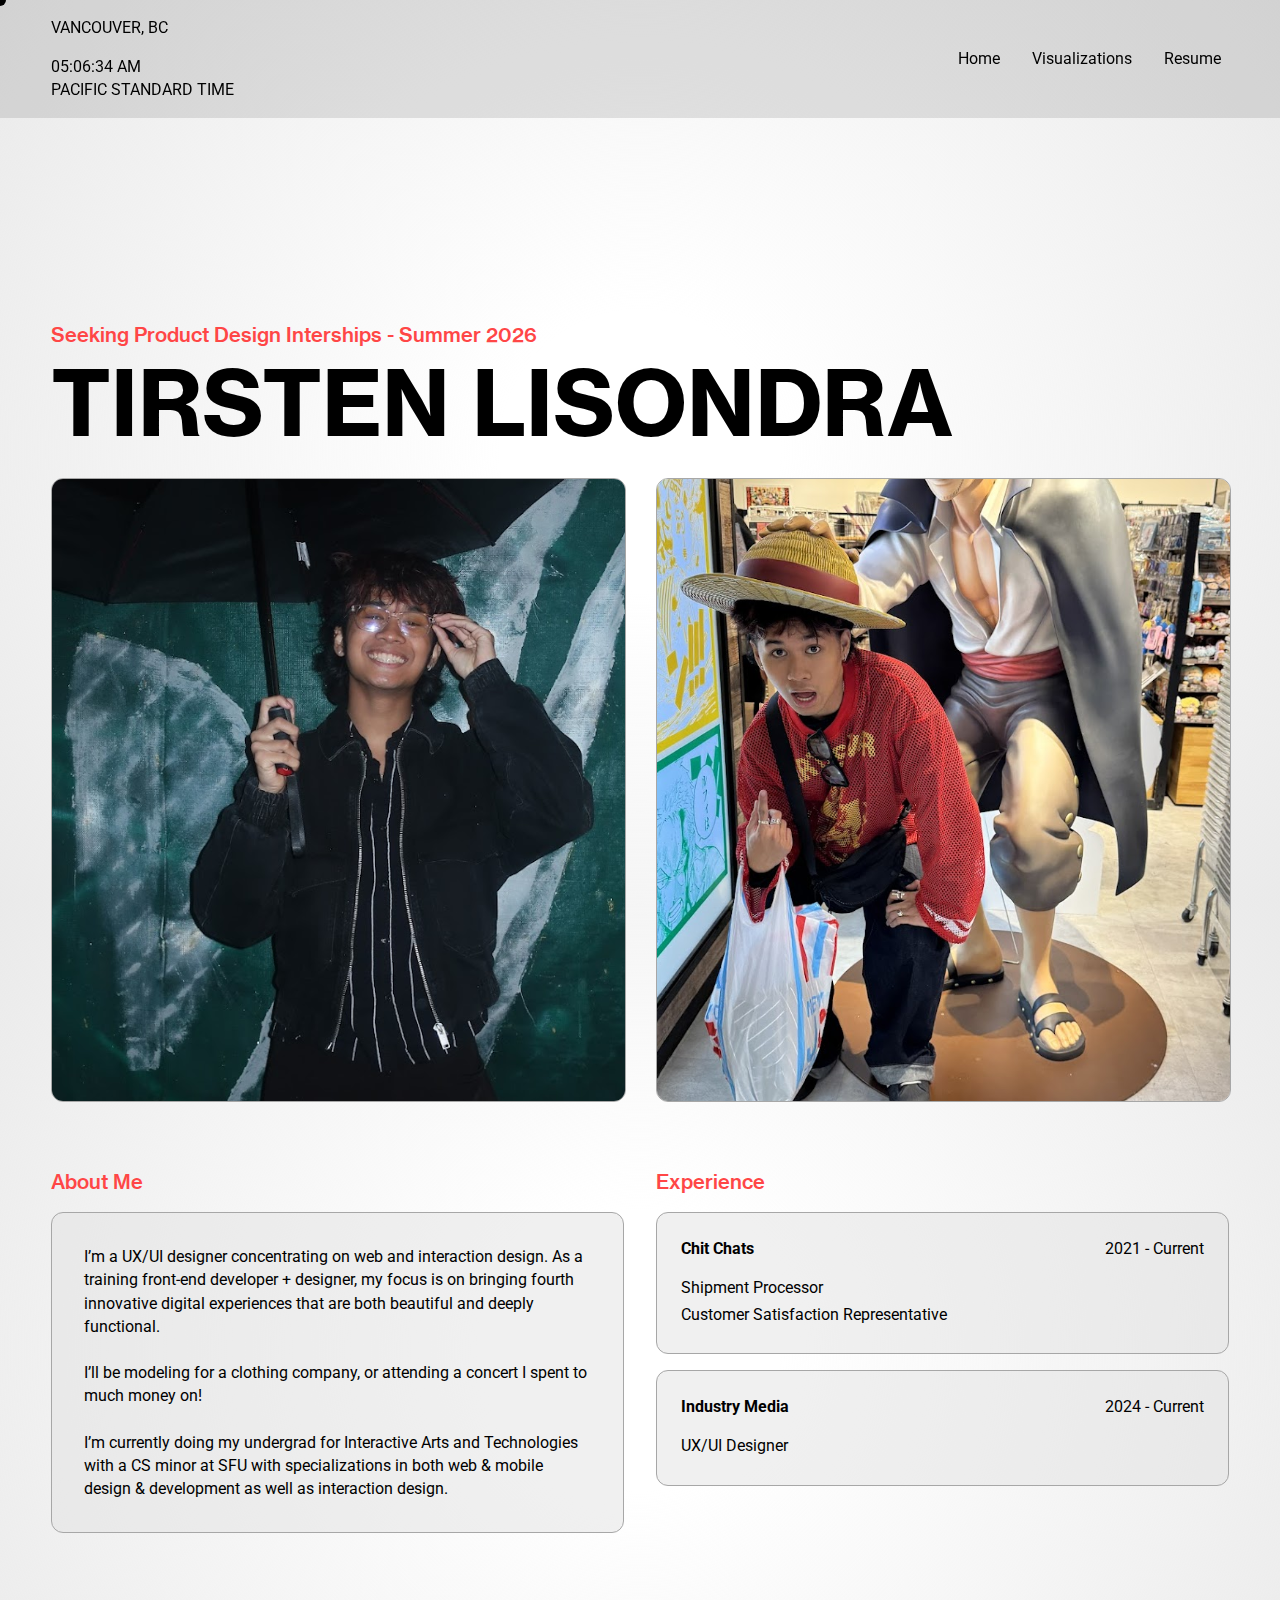
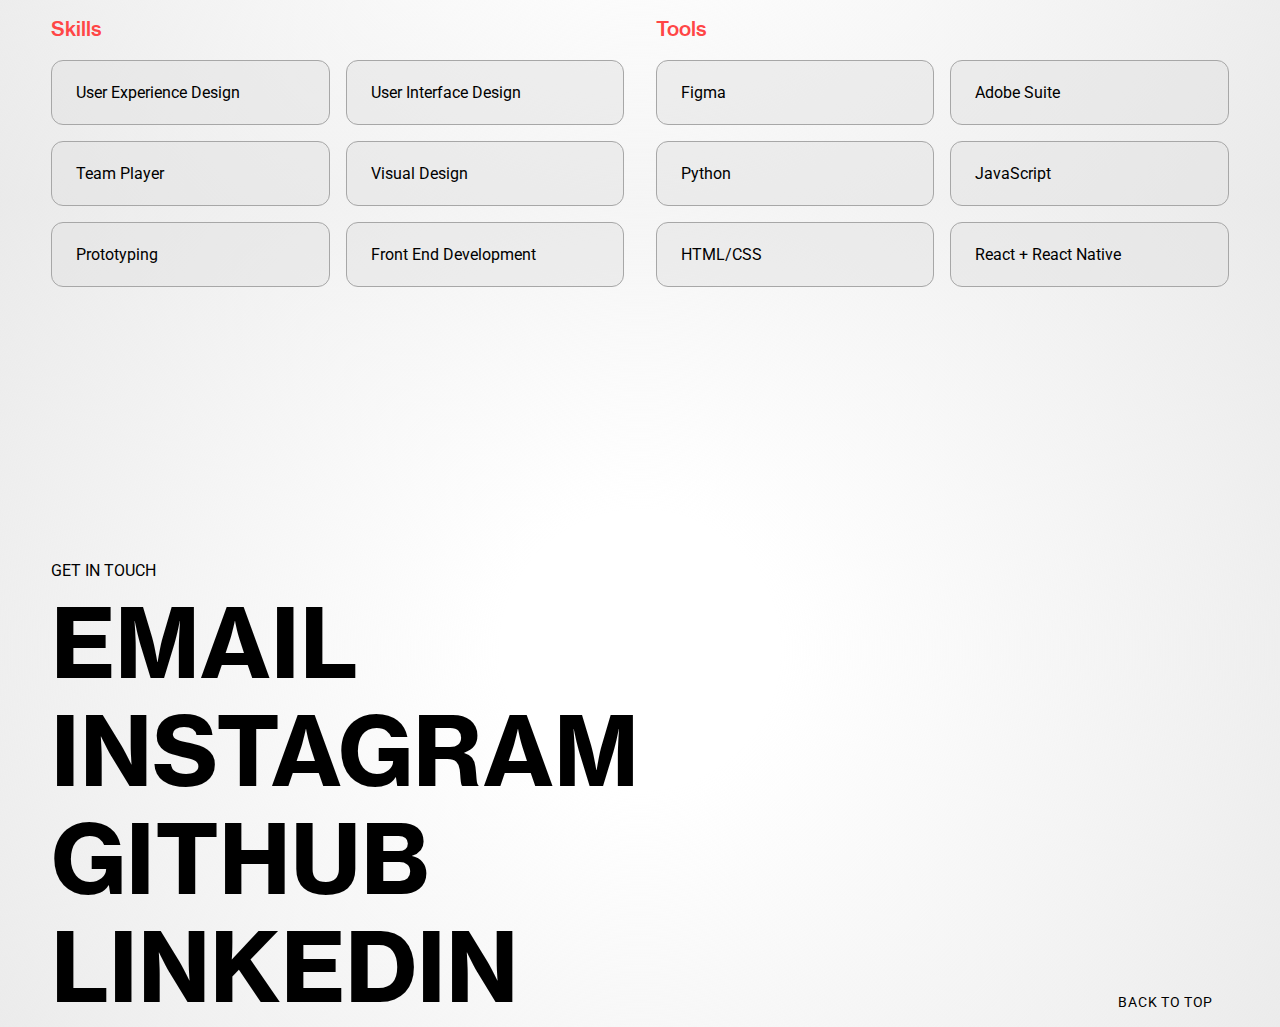
<file: index.html>
<!DOCTYPE html>
<html lang="en">
<head>
    <meta charset="UTF-8">
    <meta name="viewport" content="width=device-width, initial-scale=1.0">
    <title>A2 - Tirsten's Personal Website</title>
    <link rel="stylesheet" href="./css/fonts.css" />
    <link rel="stylesheet" href="./css/style.css" />
    <link rel="stylesheet" href="./css/normalize.css" />
</head>
<body>
     <header class="navbar">

      <div class="container flex">
        <div class="nav-left">
          <span class="nav-location">
            <span>VANCOUVER, BC</span>
            <time id="clock" class="clock" role="timer"></time>
            <span>PACIFIC STANDARD TIME</span>
          </span>
        </div>

        <nav class="nav-right" role="navigation" aria-label="Primary">
          <ul class="nav-links">
            <li><a class="nav-link" href="index.html">Home</a></li>
            <li><a class="nav-link" href="./pages/visualizations.html">Visualizations</a></li>
            <li>
              <a
                class="nav-link"
                href="./assets/tirstenlisondra_resume.pdf"
                target="_blank"
                rel="noopener"
                >Resume</a>
            </li>
          </ul>
        </nav>
      </div>
    </header>

    <main class="landing-content">
        <section class="hero">
            <div class="container">
                <h2 class="employment-status">Seeking Product Design Interships - Summer 2026</h2>
                <h1>TIRSTEN LISONDRA</h1>
                <div class="landing-imgs">
                    <img src="./imgs/aboutme1.svg" alt="Portrait of Tirsten Lisondra"/>
                    <img src="./imgs/aboutme2.svg" alt="Tirsten Lisondra at the One Piece Store in Japan"/>
                </div>
            </div>
        </section>

        <section class="about-experience">
            <div class="container about-columns">
                <div class="about left">
                    <h2>About Me</h2>
                    <div class="text-card">
                        <p>
                            I’m a UX/UI designer concentrating on web and interaction design. As a training front-end developer + designer, my focus is on bringing fourth innovative digital experiences that are both beautiful and deeply functional. 
                            <br><br>
                            I’ll be modeling for a clothing company, or attending a concert I spent to much money on!
                            <br><br>
                            I’m currently doing my undergrad for Interactive Arts and Technologies with a CS minor at SFU with specializations in both web & mobile design & development as well as interaction design.
                        </p>
                    </div>
                </div>
                
            <div class="about right">
                <h2>Experience</h2>     
                <div class="experience-card">
                    <div class="exp-left">
                        <p class="exp-company">Chit Chats</p>
                        <p class="exp-role">Shipment Processor</p>
                        <p class="exp-role">Customer Satisfaction Representative</p>
                    </div>
                    <p class="exp-date">2021 - Current</p>
                </div>
                <div class="experience-card">
                    <div class="exp-left">
                        <p class="exp-company">Industry Media</p>
                        <p class="exp-role">UX/UI Designer</p>
                    </div>
                    <p class="exp-date">2024 - Current</p>
                </div>
            </div>
        </div>

        </section>

        <section class="skills-tools">
            <div class="container about-columns">
                <div class="about-left">
                    <h2>Skills</h2>
                    <div class="skill-grid">
                        <p class="skill-tool-item">User Experience Design</p>
                        <p class="skill-tool-item">User Interface Design</p>
                        <p class="skill-tool-item">Team Player</p>
                        <p class="skill-tool-item">Visual Design</p>
                        <p class="skill-tool-item">Prototyping</p>
                        <p class="skill-tool-item">Front End Development</p>
                    </div>
                </div>

                <div class="about-right">
                    <h2>Tools</h2>
                    <div class="skill-grid">
                        <p class="skill-tool-item">Figma</p>
                        <p class="skill-tool-item">Adobe Suite</p>
                        <p class="skill-tool-item">Python</p>
                        <p class="skill-tool-item">JavaScript</p>
                        <p class="skill-tool-item">HTML/CSS</p>
                        <p class="skill-tool-item">React + React Native</p>
                    </div>
                </div>
            </div>
        </section>

        </section>
    </main>

        <footer id="contact" class="site-footer">
            <div class="container">
                <p>GET IN TOUCH</p>

      <div class="footer-group">
        <div class="footer-buttons">
          <a href="mailto:tkylelisondra2005@gmail.com" class="footer-btn"
            >EMAIL</a
          >
          <a
            href="https://www.instagram.com/_tirstenlisondra/"
            class="footer-btn"
            >INSTAGRAM</a
          >
          <a href="https://github.com/xFlayton/tirstenlisondra_portfolio" class="footer-btn"
            >GITHUB</a
          >
          <a
            href="https://www.linkedin.com/in/tirsten-lisondra-7a79a3325/"
            class="footer-btn"
            >LINKEDIN</a
          >
        </div>

        <a href="about.html" class="footer-back-top-btn">BACK TO TOP</a>
      </div>
            </div>
    </footer>
    

    <script src="./js/main.js" defer></script>
    <!-- CUSTOM MOUSE CURSOR -->
    <div id="cursor-follower"></div>
    <script src="./js/main.js" defer></script>

</body>
</html>
</file>
<file: css/fonts.css>
/*
	Here we are declaring our fonts for use on this page, 
	the declaration works as follows:

	@font-face - tells the browser we are loading a new font
	font-family - declares a name for this font
	font-weight - sets a weight for this font (i.e. bold)
	font-style - sets a style for this font (i.e. italic)
	src - sets the different file types available for loading 
		by different browers

	Each browser tends to work with different filetypes for
	the fonts, and as a result to ensure as broad-base support
	as possible we load a broad base of fonts:

	.woff2 = super modern browsers 
	.woff = fairly modern browsers

*/

/* NEUE HAAS GROTESK TEXT PRO */
/* Loading the '55 roman' weight */
@font-face {
    font-family: 'Neue-Haas-Grotesk-Text-Pro';
    font-weight: 400;
    font-style: normal;
    src: url('../fonts/NHaasGroteskTXPro-55Rg.ttf') format('truetype');
}

@font-face {
    font-family: 'Neue-Haas-Grotesk-Text-Pro';
    font-weight: 500;
    font-style: normal;
    src: url('../fonts/NHaasGroteskTXPro-65Md.ttf') format('truetype');
}

@font-face {
    font-family: 'Neue-Haas-Grotesk-Text-Pro';
    font-weight: 800;
    font-style: normal;
    src: url('../fonts/NHaasGroteskTXPro-75Bd.ttf') format('truetype');
}

/* Roboto */

@font-face {
    font-family: 'Roboto';
    font-weight: 400;
    font-style: normal;
    src: url('../fonts/Roboto-Regular.ttf') format('truetype');
}

@font-face {
    font-family: 'Roboto';
    font-weight: 500;
    font-style: normal;
    src: url('../fonts/Roboto-Medium.ttf') format('truetype');
}

@font-face {
    font-family: 'Roboto';
    font-weight: 700;
    font-style: normal;
    src: url('../fonts/Roboto-Bold.ttf') format('truetype');
}
</file>
<file: css/style.css>
html, body {
  height: 100%;
}

body {
  min-height: 100vh;
}

body {
  font-family: "Roboto", sans-serif;
  font-weight: 400;
  font-style: normal;
  font-size: clamp(1rem, 1.2vw, 1.25rem);
  line-height: 1.45;
  color: #000;

  background: radial-gradient(
    circle,
    #ffffff 18%,
    #00000015 100%
  );
}

h1 {
  color: #000000;
  font-family: "Neue-Haas-Grotesk-Text-Pro", sans-serif;
  font-weight: 700;
  font-style: normal;
  font-size: clamp(2.2rem, 7vw, 6rem);
  line-height: 0.95;
}

h2 {
  font-size: 1.25rem;
  font-weight: 500;
  color: #ff4646;
  font-family: "Neue-Haas-Grotesk-Text-Pro", sans-serif;
}

p { margin: 0 0 1rem; }

.container {
  width: 100%;
  max-width: 160rem;
  margin: 0 auto;
  padding: 0 clamp(1rem, 4vw, 4rem);
  box-sizing: border-box;
}

.container.flex {
  display: flex;
  align-items: center;
  justify-content: space-between;
}

/* CUSTOM MOUSE CURSOR */

#cursor-follower {
  position: fixed;
  top: 0;
  left: 0;
  width: 0.75rem;
  height: 0.75rem;
  background: rgb(0, 0, 0);
  border-radius: 50%;
  pointer-events: none;
  transform: translate(-50%, -50%);
  transition: transform 0.5s ease, border 0.25s ease;
  z-index: 9999;
}

#cursor-follower.hovered {
  transform: translate(-50%, -50%) scale(2.5);
  width: 2rem;
  height: 2rem;
  background: transparent;
  border: 0.01rem solid rgb(0, 0, 0);
}

/* NAV */
.navbar {
  position: fixed;
  padding: 1rem 0;
  top: 0; left: 0; right: 0;
  z-index: 10;
  background: rgba(0,0,0,0.1);
  overflow: visible;
}

.navbar a {
  font: inherit;
  color: inherit;
}

.nav-right .nav-links {
  display: flex;
  gap: 1rem;
  list-style: none;
  margin: 0;
  padding: 0;
  align-items: center;
}

.nav-link {
  text-decoration: none;
  display: inline-block;
  padding: 0.25rem 0.5rem;
  border-radius: 0.25rem;
}

.nav-link:hover { color: #ff4646; }

.nav-link[aria-current="page"] { font-weight: 700; }

.nav-location {
  display: flex;
  flex-direction: column;
}

.nav-location .clock { margin-top: 1rem; }

.sr-only {
  position: absolute;
  width: 1px;
  height: 1px;
  padding: 0;
  margin: -1px;
  overflow: hidden;
  clip: rect(0, 0, 0, 0);
  white-space: nowrap;
  border: 0;
}

/* .navbar::before {
   backdrop-filter: blur(10px);
  -webkit-backdrop-filter: blur(10px);

  mask-image: linear-gradient(to bottom, black 0%, black 70%, transparent 100%);
  -webkit-mask-image: linear-gradient(
    to bottom,
    black 0%,
    black 80%,
    transparent 100%
    );
} */

/* Landing Page Content */

.landing-content {
  width: 100%;
  margin-top: 8rem;
  margin-bottom: 8rem;

  padding-top: 6rem;
  padding-bottom: 6rem;
} 

.landing-content section {
  margin-bottom: 3rem; 
}


.hero {
  padding-top: 6rem;
}

.employment-status {
  margin: 0 0 0.75rem;
}

.hero h1 {
  margin: 0 0 2rem;
}

.landing-imgs {
  display: grid;
  grid-template-columns: 1fr 1fr;
  gap: 2rem;
  align-items: stretch;
}

.landing-imgs img {
  width: 100%;
  height: 622px;
  object-fit: cover;

  border-radius: 0.75rem;
  border: 1px solid #A7A7A7;
}

.text-card p {
  padding: 2rem;
  background: rgba(226,226,226,0.5);
  border-radius: 0.75rem;
  border: 1px solid #A7A7A7;
}

.experience-card {
  display: flex;
  justify-content: space-between;
  align-items: flex-start;
  margin-bottom: 1rem;

  padding: 1.5rem;
  background: rgba(226,226,226,0.5);
  border-radius: 0.75rem;
  border: 1px solid #A7A7A7;
}

.exp-company {
  font-weight: 800;
}

.exp-role {
  margin-bottom: 0.2rem;
}

.exp-date {
  white-space: nowrap;
  align-self: start;
}

.about-columns {
  display: grid;
  grid-template-columns: 1fr 1fr;
  gap: 2rem;
  align-items: stretch;
}

.about-right {
  display: flex;
  flex-direction: column;
}

.about-left {
  display: flex;
  flex-direction: column;
}

.skill-grid {
  display: grid;
  grid-template-columns: 1fr 1fr;
  gap: 1rem;
}

.skill-tool-item {
  margin: 0;                      /* remove default <p> spacing */
  padding: 1.25rem 1.5rem;        /* card padding */
  background: rgba(226, 226, 226, 0.5);
  border: 1px solid #A7A7A7;
  border-radius: 0.75rem;
}

/* FOOTER */

/* FOOTER SECTION */

.footer-group {
  display: flex;
  justify-content: space-between;
  align-items: flex-end;
  width: 100%;
}

.footer-buttons {
  display: flex;
  flex-direction: column;
  gap: 1.125rem;
  margin: 0;
}

.footer-back-top-btn {
  margin-left: auto;
}

.site-footer .footer-btn {
  text-decoration: none;
  color: #000000;
  font-family: "Neue-Haas-Grotesk-Text-Pro", sans-serif;
  font-weight: 700;
  font-style: normal;
  font-size: 6rem;
  line-height: 5.625rem;
  
  transition: color 0.2s;

}

.site-footer .footer-btn:hover,
.footer-back-top-btn:hover {
  color: #ff4646;
}

.footer-back-top-btn {
  position: relative;
  font-size: 0.875rem;
  text-transform: uppercase;
  letter-spacing: 0.05em;
  color: #000000;
  text-decoration: none;
  transition: color 0.2s;
}

.footer-back-top-btn::after {
  content: "↑";
  display: inline-block;
  margin-left: 0.5rem;
  opacity: 0;
  transform: translateY(0.5rem);
  transition: opacity 0.3s ease, transform 0.3s ease;
}

.footer-back-top-btn:hover::after {
  opacity: 1;
  transform: translateY(0);
}

.visualizations {
  margin-top: 8rem;
  margin-bottom: 8rem;
}
.visualizations img{
  display: block;
  width: 100%;
  border-radius: 0.75rem;
  border: 1px solid #A7A7A7;

}

.svg-art {
  display: block;
  width: 100%;
}


.viz-img {
  display: block;
  width: 100%;
  max-width: 1200px;  
  margin: 0 auto;
  height: auto;
}

/* SVG responsive wrapper */
.svg-wrapper {
  width: 100%;
  max-width: 900px;    
  margin: 0 auto;      /* centers */
}

.svg-wrapper svg {
  display: block;
  width: 100%;
  height: auto;      
}



/* Nav layout wrapper */
.nav-wrap {
  display: flex;
  align-items: center;
  justify-content: space-between;
}

/* Hide checkbox (it drives the toggle) */
.nav-toggle {
  position: absolute;
  left: -9999px;
}

/* Hamburger button (hidden on desktop) */
.nav-toggle-label {
  display: none;
  width: 44px;
  height: 44px;
  cursor: pointer;
  align-items: center;
  justify-content: center;
  flex-direction: column;
  gap: 6px;
}

.nav-toggle-label span {
  display: block;
  width: 26px;
  height: 2px;
  background: #000;
  border-radius: 999px;
  transition: transform 0.2s ease, opacity 0.2s ease;
}

/* Mobile behavior */
@media (max-width: 768px) {
  .nav-toggle-label {
    display: flex;
  }

  /* Hide the nav by default */
  .nav-right {
    display: none;
    position: absolute;
    top: 100%;
    right: 0;
    left: 0;
    padding: 1rem;
    background: rgba(246, 246, 246, 0.92);
    border-top: 1px solid #A7A7A7;
    backdrop-filter: blur(10px);
  }

  /* Stack the links */
  .nav-right .nav-links {
    flex-direction: column;
    align-items: flex-start;
    gap: 0.5rem;
  }

  .nav-toggle:checked ~ .nav-right {
    display: block;
  }

  /* Animate hamburger into X */
  .nav-toggle:checked + .nav-toggle-label span:nth-child(1) {
    transform: translateY(8px) rotate(45deg);
  }
  .nav-toggle:checked + .nav-toggle-label span:nth-child(2) {
    opacity: 0;
  }
  .nav-toggle:checked + .nav-toggle-label span:nth-child(3) {
    transform: translateY(-8px) rotate(-45deg);
  }

  /* Make navbar positioning work for dropdown */
  .navbar {
    position: fixed;
  }
  .navbar .container.nav-wrap {
    position: relative; 
  }
}



@media (max-width: 1080px) {
  .landing-imgs img {
    height: 460px;
  }

  .landing-content {
    margin-top: 6rem;
    padding-top: 4rem;
  }

  .landing-content section {
    margin-bottom: 2.5rem;
  }

  .about-columns {
    gap: 1.5rem;
  }
}

@media (max-width: 389px) {
  /* Layout spacing */
  .landing-content {
    margin-top: 6rem;
    margin-bottom: 4rem;
    padding-top: 3rem;
    padding-bottom: 3rem;
  }

  .landing-content section {
    margin-bottom: 2rem;
  }

  /* Container padding tighter */
  .container {
    padding: 0 1.25rem;
  }

  /* Hero images stack */
  .landing-imgs {
    grid-template-columns: 1fr;
    gap: 1rem;
  }

  .landing-imgs img {
    height: 300px;
  }

  /* Two-column sections become one */
  .about-columns {
    grid-template-columns: 1fr;
    gap: 1.5rem;
  }

  /* Skills/tools grid becomes one column for readability */
  .skill-grid {
    grid-template-columns: 1fr;
  }

  /* Cards: reduce padding so content fits */
  .text-card p {
    padding: 1.25rem;
  }

  .experience-card {
    padding: 1.25rem;
    flex-direction: column;
    gap: 0.5rem;
  }

  .exp-date {
    align-self: flex-start;
  }

  /* Footer: huge 6rem text is too big */
  .site-footer .footer-btn {
    font-size: clamp(2.2rem, 10vw, 3.5rem);
    line-height: 1;
  }
}

@media (max-width: 320px) {
  .container {
    padding: 0 1rem;
  }

  h2 {
    font-size: 1rem;
  }

  .landing-imgs img {
    height: 260px;
  }

  .text-card p {
    padding: 1rem;
  }

  .experience-card {
    padding: 1rem;
  }

  .nav-right .nav-links {
    gap: 0.5rem;
    flex-wrap: wrap;
    justify-content: flex-end;
  }

  .nav-link {
    padding: 0.2rem 0.35rem;
  }
}

#view1 {
  width: 100%;
  height: 100%;
  max-width: 800px;
}

#view2 {
  width: 100%;
  height: 100%;
  max-width: 800px;
}

#view3 {
  width: 100%;
  height: 100%;
  max-width: 800px;
}

#view4 {
  width: 100%;
  height: 100%;
  max-width: 800px;
}

#view5 {
  width: 100%;
  height: 100%;
  max-width: 800px;
}

#view6 {
  width: 100%;
  height: 100%;
  max-width: 800px;
}

#view7 {
  width: 100%;
  height: 100%;
  max-width: 800px;
}
</file>
